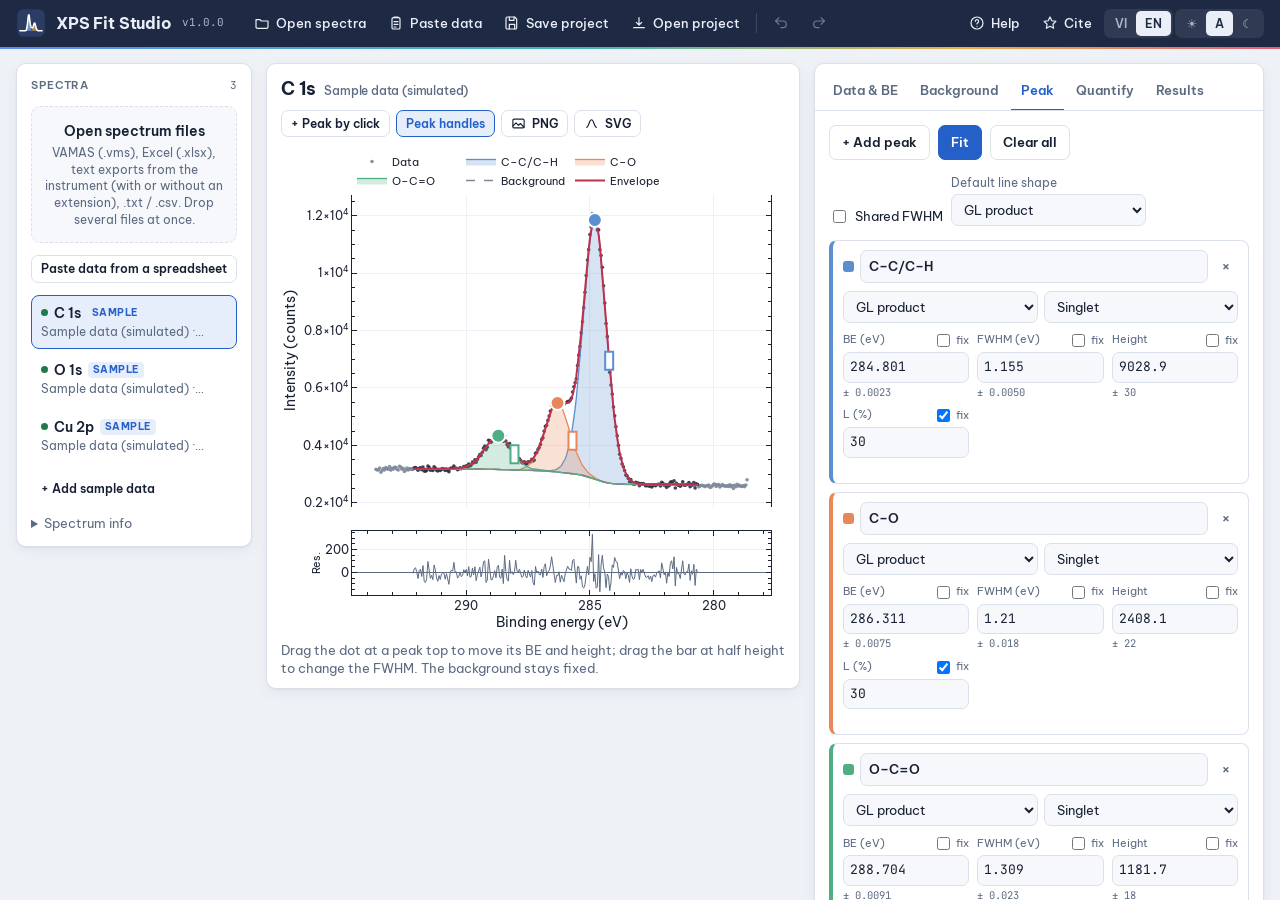
<file: index.html>
<!doctype html>
<html lang="vi">
<head>
<meta charset="utf-8">
<meta http-equiv="refresh" content="0; url=xpsfit/docs/">
<title>XPS Fit Studio</title>
</head>
<body>
<p>Đang chuyển tới <a href="xpsfit/docs/">XPS Fit Studio</a>…</p>
</body>
</html>
</file>
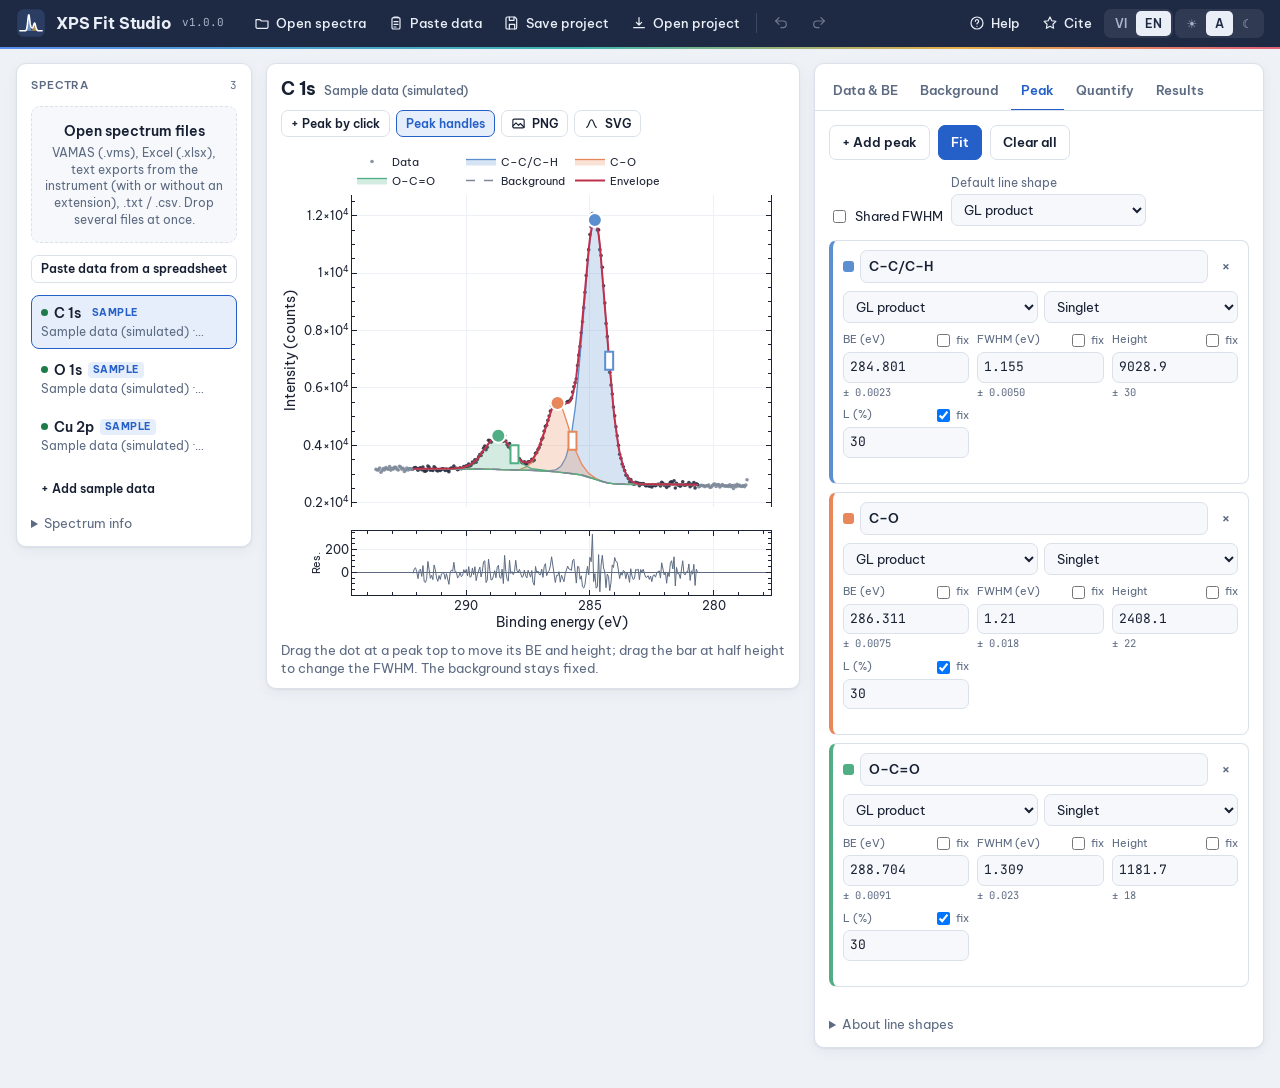
<file: xpsfit/docs/index.html>
<!doctype html>
<html lang="vi">
<head>
<meta charset="utf-8">
<meta name="viewport" content="width=device-width, initial-scale=1, viewport-fit=cover">
<meta name="claude:viewport-fit-sides" content="cover">
<title>XPS Fit Studio</title>
<meta name="description" content="Free, browser-based XPS peak fitting: VAMAS import, BE calibration, Shirley/Tougaard backgrounds, GL and asymmetric line shapes, χ² and uncertainties, RSF quantification, Excel export.">
<meta name="theme-color" content="#1e2a44">
<link rel="manifest" href="manifest.webmanifest">
<link rel="icon" type="image/svg+xml" href="icons/logo.svg">
<link rel="icon" type="image/png" sizes="64x64" href="icons/favicon-64.png">
<link rel="apple-touch-icon" href="icons/apple-touch-icon.png">
<meta property="og:title" content="XPS Fit Studio">
<meta property="og:description" content="Free, browser-based XPS peak fitting: VAMAS import, BE calibration, Shirley/Tougaard backgrounds, GL and asymmetric line shapes, χ² and uncertainties, RSF quantification, Excel export.">
<link rel="stylesheet" href="fonts.css">
<link rel="stylesheet" href="styles.css">
</head>
<body>
<header class="appbar">
  <div class="appbar-in">
    <a class="brand" href="#" aria-label="XPS Fit Studio">
      <svg viewBox="0 0 64 64" aria-hidden="true"><rect x="2.5" y="2.5" width="59" height="59" rx="14" fill="#2b3d63"/><path d="M8.30 48.6 8.30 48.60 L8.89 48.60 L9.49 48.60 L10.08 48.60 L10.67 48.60 L11.26 48.60 L11.86 48.60 L12.45 48.60 L13.04 48.60 L13.63 48.60 L14.23 48.60 L14.82 48.60 L15.41 48.60 L16.00 48.60 L16.59 48.60 L17.19 48.60 L17.78 48.60 L18.37 48.60 L18.97 48.60 L19.56 48.60 L20.15 48.60 L20.74 48.60 L21.34 48.60 L21.93 48.60 L22.52 48.60 L23.11 48.60 L23.71 48.60 L24.30 48.60 L24.89 48.60 L25.48 48.60 L26.08 48.60 L26.67 48.60 L27.26 48.60 L27.85 48.60 L28.45 48.60 L29.04 48.60 L29.63 48.60 L30.22 48.59 L30.82 48.58 L31.41 48.55 L32.00 48.48 L32.59 48.35 L33.19 48.11 L33.78 47.68 L34.37 46.99 L34.96 45.95 L35.56 44.49 L36.15 42.59 L36.74 40.34 L37.33 37.90 L37.93 35.55 L38.52 33.61 L39.11 32.39 L39.70 32.10 L40.30 32.78 L40.89 34.32 L41.48 36.46 L42.07 38.88 L42.67 41.28 L43.26 43.40 L43.85 45.13 L44.44 46.41 L45.04 47.31 L45.63 47.88 L46.22 48.22 L46.81 48.41 L47.41 48.51 L48.00 48.56 L48.59 48.58 L49.18 48.59 L49.78 48.60 L50.37 48.60 L50.96 48.60 L51.55 48.60 L52.15 48.60 L52.74 48.60 L53.33 48.60 L53.92 48.60 L54.52 48.60 L55.11 48.60 L55.70 48.60 L55.70 48.6 Z" fill="#e6b04a" opacity=".7"/><path d="M8.30 48.6 8.30 48.60 L8.89 48.60 L9.49 48.60 L10.08 48.60 L10.67 48.60 L11.26 48.60 L11.86 48.60 L12.45 48.60 L13.04 48.60 L13.63 48.60 L14.23 48.60 L14.82 48.60 L15.41 48.60 L16.00 48.60 L16.59 48.60 L17.19 48.60 L17.78 48.60 L18.37 48.59 L18.97 48.57 L19.56 48.52 L20.15 48.40 L20.74 48.15 L21.34 47.65 L21.93 46.72 L22.52 45.15 L23.11 42.69 L23.71 39.19 L24.30 34.65 L24.89 29.34 L25.48 23.86 L26.08 19.01 L26.67 15.65 L27.26 14.45 L27.85 15.65 L28.45 19.01 L29.04 23.86 L29.63 29.34 L30.22 34.65 L30.82 39.19 L31.41 42.69 L32.00 45.15 L32.59 46.72 L33.19 47.65 L33.78 48.15 L34.37 48.40 L34.96 48.52 L35.56 48.57 L36.15 48.59 L36.74 48.60 L37.33 48.60 L37.93 48.60 L38.52 48.60 L39.11 48.60 L39.70 48.60 L40.30 48.60 L40.89 48.60 L41.48 48.60 L42.07 48.60 L42.67 48.60 L43.26 48.60 L43.85 48.60 L44.44 48.60 L45.04 48.60 L45.63 48.60 L46.22 48.60 L46.81 48.60 L47.41 48.60 L48.00 48.60 L48.59 48.60 L49.18 48.60 L49.78 48.60 L50.37 48.60 L50.96 48.60 L51.55 48.60 L52.15 48.60 L52.74 48.60 L53.33 48.60 L53.92 48.60 L54.52 48.60 L55.11 48.60 L55.70 48.60 L55.70 48.6 Z" fill="#7fb0ea" opacity=".75"/><path d="M8.30 48.60 L8.89 48.60 L9.49 48.60 L10.08 48.60 L10.67 48.60 L11.26 48.60 L11.86 48.60 L12.45 48.60 L13.04 48.60 L13.63 48.60 L14.23 48.60 L14.82 48.60 L15.41 48.60 L16.00 48.60 L16.59 48.60 L17.19 48.60 L17.78 48.60 L18.37 48.59 L18.97 48.57 L19.56 48.52 L20.15 48.40 L20.74 48.15 L21.34 47.65 L21.93 46.72 L22.52 45.15 L23.11 42.69 L23.71 39.19 L24.30 34.65 L24.89 29.34 L25.48 23.85 L26.08 18.99 L26.67 15.61 L27.26 14.35 L27.85 15.43 L28.45 18.56 L29.04 23.02 L29.63 27.92 L30.22 32.44 L30.82 36.03 L31.41 38.53 L32.00 40.10 L32.59 41.05 L33.19 41.68 L33.78 42.17 L34.37 42.50 L34.96 42.53 L35.56 42.08 L36.15 41.03 L36.74 39.40 L37.33 37.38 L37.93 35.29 L38.52 33.49 L39.11 32.34 L39.70 32.08 L40.30 32.77 L40.89 34.31 L41.48 36.46 L42.07 38.88 L42.67 41.28 L43.26 43.40 L43.85 45.13 L44.44 46.41 L45.04 47.31 L45.63 47.88 L46.22 48.22 L46.81 48.41 L47.41 48.51 L48.00 48.56 L48.59 48.58 L49.18 48.59 L49.78 48.60 L50.37 48.60 L50.96 48.60 L51.55 48.60 L52.15 48.60 L52.74 48.60 L53.33 48.60 L53.92 48.60 L54.52 48.60 L55.11 48.60 L55.70 48.60" fill="none" stroke="#fff" stroke-width="3.3" stroke-linecap="round" stroke-linejoin="round"/></svg>
      <b>XPS Fit Studio</b><small id="ver">v1.0.0</small>
    </a>
    <nav class="barbtns" aria-label="Tệp">
      <button class="bbtn" id="mOpen" title="Mở file phổ (.vms, .txt, .csv)"><svg viewBox="0 0 24 24"><path d="M3 7h6l2 2h10v9a2 2 0 0 1-2 2H5a2 2 0 0 1-2-2z"/></svg><span>Mở phổ</span></button>
      <button class="bbtn" id="mPaste" title="Dán số liệu từ Excel hoặc file khác"><svg viewBox="0 0 24 24"><rect x="6" y="4" width="12" height="17" rx="2"/><path d="M9 4V3h6v1M9 10h6M9 14h6M9 18h3"/></svg><span>Dán số liệu</span></button>
      <button class="bbtn" id="mSave" title="Lưu project (Ctrl/⌘ S)"><svg viewBox="0 0 24 24"><path d="M5 3h11l3 3v13a2 2 0 0 1-2 2H5a2 2 0 0 1-2-2V5a2 2 0 0 1 2-2z"/><path d="M8 3v5h7V3M8 21v-7h8v7"/></svg><span>Lưu project</span></button>
      <button class="bbtn" id="mLoad" title="Mở project (.xpsfit.json)"><svg viewBox="0 0 24 24"><path d="M12 4v11m0 0-4-4m4 4 4-4M4 19h16"/></svg><span>Mở project</span></button>
      <span class="sep"></span>
      <button class="bbtn" id="mUndo" title="Hoàn tác (Ctrl/⌘ Z)"><svg viewBox="0 0 24 24"><path d="M9 14 4 9l5-5"/><path d="M4 9h11a5 5 0 0 1 0 10h-3"/></svg></button>
      <button class="bbtn" id="mRedo" title="Làm lại (Ctrl/⌘ Y)"><svg viewBox="0 0 24 24"><path d="m15 14 5-5-5-5"/><path d="M20 9H9a5 5 0 0 0 0 10h3"/></svg></button>
    </nav>
    <span class="spacer"></span>
    <nav class="barbtns" aria-label="Ứng dụng">
      <button class="bbtn" id="mInstall" hidden title="Cài XPS Fit Studio như một ứng dụng"><svg viewBox="0 0 24 24"><rect x="5" y="3" width="14" height="18" rx="2"/><path d="M12 8v6m-3-3 3 3 3-3"/></svg><span>Cài app</span></button>
      <button class="bbtn" id="mHelp" title="Hướng dẫn, phím tắt, trích dẫn"><svg viewBox="0 0 24 24"><circle cx="12" cy="12" r="9"/><path d="M9.5 9.5a2.5 2.5 0 1 1 3.5 2.3c-.7.3-1 .9-1 1.7M12 17h.01"/></svg><span>Trợ giúp</span></button>
      <button class="bbtn" id="mCite" title="Ủng hộ và trích dẫn"><svg viewBox="0 0 24 24"><path d="m12 3 2.7 5.6 6.1.9-4.4 4.3 1 6.1L12 17l-5.4 2.9 1-6.1L3.2 9.5l6.1-.9z"/></svg><span>Trích dẫn</span></button>
      <span class="seg" role="group" aria-label="Ngôn ngữ"><button id="lVi" aria-pressed="true">VI</button><button id="lEn" aria-pressed="false">EN</button></span>
      <span class="seg" role="group" aria-label="Giao diện"><button id="thL" aria-pressed="false" title="Sáng">☀</button><button id="thA" aria-pressed="true" title="Theo hệ thống">A</button><button id="thD" aria-pressed="false" title="Tối">☾</button></span>
    </nav>
  </div>
</header>

<div class="wrap">
  <aside class="panel side">
    <div class="sidehead"><p class="label">Phổ</p><span class="count num" id="specCount" data-dyn></span></div>
    <label class="drop" id="drop" for="file">
      <strong>Mở file phổ</strong>
      <small>VAMAS (.vms), Excel (.xlsx), file văn bản xuất từ máy đo (kể cả không có đuôi), .txt / .csv. Kéo thả được nhiều file.</small>
    </label>
    <button class="btn sm" id="openPaste">Dán số liệu từ bảng tính</button>
    <input type="file" id="file" multiple hidden>
    <input type="file" id="pasteFile" accept=".xlsx,.xls,.xlsm,.ods,.csv,.txt,.dat,.xy" hidden>
    <input type="file" id="projFile" accept=".json,.xpsfit,application/json" hidden>
    <ul class="speclist" id="speclist" data-dyn></ul>
    <button class="btn sm ghost" id="loadSamples">+ Thêm dữ liệu mẫu</button>
    <details id="metabox"><summary>Thông tin phổ</summary><dl class="meta" id="meta" data-dyn></dl></details>
  </aside>

  <div class="work">
    <section class="panel chartpanel" aria-label="Đồ thị">
      <div class="charthead">
        <h2 id="specTitle" data-dyn>—</h2>
        <div class="tools-row">
          <button class="btn sm" id="btnSelect" title="Kéo ngang trên đồ thị để chọn vùng phân tích">Chọn vùng</button>
          <button class="btn sm" id="btnAnchor2" title="Bấm lên phổ để đặt điểm neo nền">+ Điểm neo</button>
          <button class="btn sm" id="btnAddMode" title="Bấm lên đồ thị để thêm peak tại vị trí đó">+ Peak bằng cú bấm</button>
          <button class="btn sm" id="btnHandles" title="Hiện hoặc ẩn tay kéo trên từng peak">Tay kéo peak</button>
          <button class="btn sm" id="figPng" title="Xuất hình PNG 600 dpi, nền trắng"><svg viewBox="0 0 24 24"><rect x="3" y="5" width="18" height="14" rx="2"/><path d="m3 16 5-5 4 4 3-3 6 6"/></svg>PNG</button>
          <button class="btn sm" id="figSvg" title="Xuất hình vector SVG"><svg viewBox="0 0 24 24"><path d="M4 18c4 0 4-12 8-12s4 12 8 12"/></svg>SVG</button>
        </div>
      </div>
      <div id="chart"></div>
      <div class="hint" id="chartHint" data-dyn></div>
    </section>

    <section class="panel toolsp" aria-label="Công cụ">
      <div class="tabs" role="tablist" aria-label="Chức năng">
        <button class="tab" role="tab" id="tab-calib" aria-controls="pane-calib">Dữ liệu &amp; BE</button>
        <button class="tab" role="tab" id="tab-bg" aria-controls="pane-bg">Nền</button>
        <button class="tab" role="tab" id="tab-peaks" aria-controls="pane-peaks">Peak</button>
        <button class="tab" role="tab" id="tab-quant" aria-controls="pane-quant">Định lượng</button>
        <button class="tab" role="tab" id="tab-results" aria-controls="pane-results">Kết quả</button>
      </div>

      <section class="pane" role="tabpanel" id="pane-calib" aria-labelledby="tab-calib">
        <div class="group">
          <h4>Phổ đang chọn</h4>
          <div class="row">
            <div class="field"><label for="sName">Tên phổ (mức lõi)</label><input type="text" id="sName"></div>
            <div class="field"><label for="sHv">hν (eV)</label><input type="number" id="sHv" step="0.1"></div>
          </div>
          <div class="row">
            <div class="field"><label for="sUnit">Đơn vị cường độ</label>
              <select id="sUnit"><option value="counts">counts (số đếm)</option><option value="cps">counts/s (cps)</option><option value="au">a.u. (không rõ)</option></select></div>
            <div class="field"><label for="sAcq">Thời gian thu mỗi điểm (s)</label><input type="number" id="sAcq" step="0.01" min="0"></div>
          </div>
          <div class="hint">Thời gian thu = dwell × số lần quét. Dùng để tính χ² theo thống kê Poisson và quy về cps khi định lượng.</div>
        </div>
        <div class="group">
          <h4>Hiệu chỉnh năng lượng liên kết</h4>
          <div class="row">
            <div class="field"><label for="shift">Dịch BE (eV)</label><input type="number" id="shift" step="0.05"></div>
            <button class="btn" id="shiftAll">Áp dụng cho mọi phổ</button>
          </div>
          <div class="row">
            <div class="field"><label for="cLine">Mức chuẩn</label><input type="text" id="cLine" value="C 1s" style="width:90px"></div>
            <div class="field"><label for="cMeas">Đỉnh đo được (eV)</label><input type="number" id="cMeas" step="0.01" placeholder="285.20"></div>
            <div class="field"><label for="cRef">Giá trị chuẩn (eV)</label><input type="number" id="cRef" step="0.01" value="284.8"></div>
          </div>
          <div class="row">
            <button class="btn" id="fromPeak">Lấy từ peak 1</button>
            <button class="btn primary" id="calib">Tính độ dịch</button>
          </div>
          <div class="hint">Độ dịch = chuẩn − đo được. Thường dùng C 1s của carbon bám bẩn = 284.8 eV; nên ghi rõ mốc này trong bài báo.</div>
        </div>
      </section>

      <section class="pane" role="tabpanel" id="pane-bg" aria-labelledby="tab-bg" hidden>
        <div class="group">
          <div class="row">
            <div class="field"><label for="rLo">BE thấp (eV)</label><input type="number" id="rLo" step="0.1"></div>
            <div class="field"><label for="rHi">BE cao (eV)</label><input type="number" id="rHi" step="0.1"></div>
          </div>
          <div class="row">
            <div class="field"><label for="bgType">Kiểu nền</label>
              <select id="bgType"><option value="shirley">Shirley</option><option value="smart">Smart (Shirley ≤ dữ liệu)</option><option value="tougaard">Tougaard U2</option><option value="linear">Tuyến tính</option><option value="none">Không trừ nền</option></select></div>
            <div class="field"><label for="bgAvg">Số điểm trung bình ở mút</label><input type="number" id="bgAvg" min="1" max="30" step="1"></div>
          </div>
        </div>
        <div class="group">
          <h4>Điểm neo nền</h4>
          <div class="row">
            <button class="btn" id="btnAnchor">Đặt điểm neo</button>
            <button class="btn" id="autoLevels">Mức nền tự động</button>
            <button class="btn" id="clearAnchors">Xoá điểm neo</button>
          </div>
          <div class="anchors" id="anchorList" data-dyn></div>
          <div class="hint">Kéo các vòng tròn trên đồ thị: lên/xuống đổi mức nền, kéo điểm mút sang ngang đổi vùng. Vòng tô đặc là mức đặt tay. Với Cu 2p, Ni 2p, Co 2p, đặt một điểm neo ở thung lũng giữa vệ tinh của 2p3/2 và peak 2p1/2.</div>
        </div>
        <details><summary>Chọn kiểu nền nào?</summary>
          <p class="hint">Shirley: nền tại mỗi điểm tỉ lệ với diện tích peak phía BE thấp hơn, lặp đến khi hội tụ; dùng phổ biến nhất. Smart: Shirley không cho nền vượt dữ liệu đã làm trơn. Tougaard U2: theo tiết diện tán xạ không đàn hồi phổ quát, cần vùng rộng (30–50 eV phía BE cao). Tuyến tính: cho peak hẹp, nền phẳng.</p>
        </details>
      </section>

      <section class="pane" role="tabpanel" id="pane-peaks" aria-labelledby="tab-peaks" hidden>
        <div class="row">
          <button class="btn" id="addPeak">+ Thêm peak</button>
          <button class="btn primary" id="doFit" title="Ctrl/⌘ Enter">Khớp phổ</button>
          <button class="btn" id="clearPeaks">Xoá hết</button>
        </div>
        <div class="row">
          <label class="chk"><input type="checkbox" id="shareFwhm"> Dùng chung FWHM</label>
          <div class="field"><label for="defShape">Dạng peak mặc định</label>
            <select id="defShape"><option value="gl">GL dạng tích</option><option value="sgl">GL dạng tổng (pseudo-Voigt)</option><option value="la">LA bất đối xứng (kim loại)</option></select></div>
        </div>
        <div class="plist" id="peaks" data-dyn></div>
        <div id="fitMsg" data-dyn></div>
        <details><summary>Về dạng peak</summary>
          <p class="hint">GL dạng tích: exp(−4 ln2 (1−m) t²) / (1 + 4 m t²), ký hiệu GL(100m); GL(30) là lựa chọn thường gặp. GL dạng tổng: (1−m)·Gauss + m·Lorentz. LA(α, β, G): Lorentz bất đối xứng mũ α phía BE cao, β phía BE thấp, chập với Gauss có FWHM G; dùng cho mức lõi kim loại (Cu⁰, Ni⁰, Pt⁰, Pd⁰) và carbon sp². α nhỏ thì đuôi dài. Cột "FWHM" là tham số độ rộng; FWHM đo thực trên đường peak nằm ở tab Kết quả.</p>
        </details>
      </section>

      <section class="pane" role="tabpanel" id="pane-quant" aria-labelledby="tab-quant" hidden>
        <div class="tablewrap"><table class="res" id="quantTable" data-dyn></table></div>
        <div class="row">
          <div class="field"><label for="imfp">Hiệu chỉnh IMFP</label>
            <select id="imfp"><option value="0">Không (chỉ chia RSF)</option><option value="0.6">÷ KE^0.6</option><option value="0.7">÷ KE^0.7</option></select></div>
          <div class="field"><label for="rsfSrc">Nguồn RSF (ghi vào Methods)</label><input type="text" id="rsfSrc" style="width:220px" placeholder="Scofield (Al Kα)"></div>
        </div>
        <div id="quantNote" data-dyn></div>
        <div class="tablewrap"><table class="res" id="quantComps" data-dyn></table></div>
        <div class="note">% nguyên tử = (I/RSF) / Σ(I/RSF), với I là diện tích sau trừ nền tính theo cps. RSF có sẵn là tiết diện Scofield (Al Kα, C 1s = 1), chỉ để tham khảo. Hãy dùng RSF trong thư viện của máy đo, vì RSF phụ thuộc hàm truyền và hình học của từng máy.</div>
      </section>

      <section class="pane" role="tabpanel" id="pane-results" aria-labelledby="tab-results" hidden>
        <div class="stats" id="stats" data-dyn></div>
        <div class="tablewrap"><table class="res" id="resTable" data-dyn></table></div>
        <div class="group">
          <h4>Xuất kết quả</h4>
          <div class="row">
            <div class="field"><label for="expFmt">Định dạng</label>
              <select id="expFmt"><option value="sciplot">SciPlot Studio (.sciplot.json)</option><option value="xlsx">Excel (.xlsx)</option><option value="csv">CSV (.csv)</option></select></div>
            <div class="field"><label for="expScope">Phổ</label>
              <select id="expScope"><option value="one">Phổ đang chọn</option><option value="all">Tất cả phổ</option></select></div>
            <button class="btn primary" id="doExport">Xuất file</button>
          </div>
          <div class="hint" id="expHint" data-dyn></div>
          <div class="row"><button class="btn sm" id="copyTsv">Sao chép bảng dữ liệu</button><a class="btn sm" id="openSciplot" href="https://lephong2810.github.io/SciPlotStudio/" target="_blank" rel="noopener">Mở SciPlot Studio ↗</a></div>
        </div>
        <div class="group">
          <h4>Đoạn Methods (tiếng Anh) cho bài báo</h4>
          <textarea id="methods" class="methods" readonly data-dyn></textarea>
          <div class="row"><button class="btn" id="copyMethods">Sao chép đoạn Methods</button><label class="chk"><input type="checkbox" id="methodsAll" checked> Gồm mọi phổ đã khớp</label></div>
        </div>
        <details><summary>Cách tính χ² và sai số</summary>
          <p class="hint">χ² = Σ (y_đo − y_khớp)² / σ², σ² = số đếm (Poisson), trên mọi điểm trong vùng phân tích; χ² rút gọn = χ² / (N − p). Giá trị gần 1 nghĩa là phần dư cỡ nhiễu thống kê; 1–2 là tốt, 2–5 chấp nhận được với phổ phức tạp. Sai số (±1σ) lấy từ ma trận hiệp phương sai (JᵀWJ)⁻¹ nhân χ² rút gọn; nền giữ cố định nên sai số không gồm ảnh hưởng của cách chọn nền. Sai số chỉ hiện khi thông số chưa bị chỉnh sau lần khớp gần nhất.</p>
        </details>
      </section>
    </section>
  </div>
</div>

<dialog id="dlgHelp" aria-labelledby="hTitle">
  <div class="dhead"><h3 id="hTitle">Hướng dẫn nhanh</h3><button class="x" data-close aria-label="Đóng">×</button></div>
  <div class="dbody">
    <div>
      <h4>Quy trình</h4>
      <ol>
        <li>Mở file phổ (.vms hoặc file văn bản xuất từ máy đo) bằng nút Mở phổ hoặc kéo thả vào cột bên trái.</li>
        <li>Tab Dữ liệu &amp; BE: kiểm tra đơn vị cường độ, hiệu chỉnh BE theo C 1s, rồi bấm Áp dụng cho mọi phổ.</li>
        <li>Tab Nền: chọn vùng, kiểu nền, đặt và kéo điểm neo khi cần.</li>
        <li>Tab Peak: thêm peak (nút hoặc bấm lên phổ), chọn dạng peak, doublet, khoá thông số, rồi bấm Khớp phổ. Kéo tay kéo trên đồ thị để tinh chỉnh.</li>
        <li>Tab Định lượng: chọn RSF cho từng vùng để có % nguyên tử.</li>
        <li>Tab Kết quả: xem χ², sai số, xuất Excel, xuất hình và chép đoạn Methods.</li>
      </ol>
    </div>
    <div>
      <h4>Phím tắt</h4>
      <div class="keys">
        <span><kbd>Ctrl/⌘</kbd> <kbd>Z</kbd> · <kbd>Y</kbd></span><span>Hoàn tác · làm lại</span>
        <span><kbd>Ctrl/⌘</kbd> <kbd>S</kbd> · <kbd>O</kbd></span><span>Lưu · mở project (.xpsfit.json)</span>
        <span><kbd>Ctrl/⌘</kbd> <kbd>Enter</kbd></span><span>Khớp phổ</span>
        <span><kbd>1</kbd>–<kbd>5</kbd></span><span>Chuyển tab</span>
      </div>
    </div>
    <div>
      <h4>Dữ liệu của bạn</h4>
      <p>Mọi tính toán chạy ngay trong trình duyệt. File phổ không được tải lên đâu cả. Phiên làm việc gần nhất được lưu tạm trong trình duyệt; dùng Lưu project để giữ lâu dài.</p>
    </div>
    <div>
      <h4>Giới thiệu</h4>
      <p id="aboutLine" data-dyn></p>
      <p>Phát triển bởi TS. Lê Hoài Phong, Khoa Hóa học, Trường Đại học Khoa học Tự nhiên, ĐHQG-HCM. Phát hành theo giấy phép MIT. Dùng Plotly.js (MIT) và SheetJS Community Edition (Apache-2.0). XPS Fit Studio là dự án độc lập, không liên kết với hãng thiết bị hay phần mềm nào; mọi nhãn hiệu thuộc về chủ sở hữu.</p>
    </div>
  </div>
</dialog>

<dialog id="dlgPaste" class="wide" aria-labelledby="pTitle">
  <div class="dhead"><h3 id="pTitle">Dán số liệu từ bảng tính</h3><button class="x" data-close aria-label="Đóng">×</button></div>
  <div class="dbody">
    <p class="hint">Chép các ô trong Excel hoặc file khác (Ctrl/⌘ C) rồi dán vào ô dưới đây (Ctrl/⌘ V). Số liệu xếp theo cột hay theo hàng đều được; có thể dán cả dòng tiêu đề.</p>
    <textarea id="pasteText" class="pastebox" rows="6" spellcheck="false" placeholder="Dán vào đây, ví dụ:&#10;Binding energy (eV)&#9;Intensity&#10;295.0&#9;3120&#10;294.9&#9;3135"></textarea>
    <div class="row">
      <button class="btn sm" id="pasteOpenFile">Mở file Excel / CSV vào bảng</button>
      <button class="btn sm" id="pasteFlip">Đổi hàng ↔ cột</button>
      <button class="btn sm ghost" id="pasteClear">Xoá</button>
      <span class="hint" id="pasteInfo" data-dyn></span>
    </div>
    <div class="row">
      <div class="field"><label for="pName">Tên phổ (mức lõi)</label><input type="text" id="pName" placeholder="C 1s"></div>
      <div class="field"><label for="pUnit">Đơn vị cường độ</label>
        <select id="pUnit"><option value="">Tự nhận theo tiêu đề</option><option value="counts">counts (số đếm)</option><option value="cps">counts/s (cps)</option><option value="au">a.u. (không rõ)</option></select></div>
      <div class="field"><label for="pAcq">Thời gian thu mỗi điểm (s)</label><input type="number" id="pAcq" step="0.01" min="0"></div>
      <div class="field"><label for="pHv">hν (eV)</label><input type="number" id="pHv" step="0.1" value="1486.6"></div>
    </div>
    <div class="tablewrap"><table class="res pgridt" id="pasteGrid" data-dyn></table></div>
    <div id="pastePlot" class="pasteplot"></div>
    <div class="row dactions">
      <button class="btn" data-close>Huỷ</button>
      <button class="btn primary" id="pasteAdd" disabled>Thêm vào danh sách phổ</button>
    </div>
  </div>
</dialog>

<dialog id="dlgCite" aria-labelledby="cTitle">
  <div class="dhead"><h3 id="cTitle">Ủng hộ và trích dẫn</h3><button class="x" data-close aria-label="Đóng">×</button></div>
  <div class="dbody">
    <p>XPS Fit Studio miễn phí cho mọi người. Nếu phần mềm có ích, xin hãy:</p>
    <ul>
      <li>Gắn ⭐ cho repo trên GitHub để nhiều nhà nghiên cứu biết đến công cụ.</li>
      <li>Ghi nhận XPS Fit Studio trong bài báo, luận văn và báo cáo bằng một trong các câu dưới đây.</li>
    </ul>
    <p><a class="btn primary" id="starLink" href="https://github.com/lephong2810/XPSFitStudio" target="_blank" rel="noopener">⭐ Star trên GitHub</a></p>
    <div id="citeList" data-dyn></div>
  </div>
</dialog>

<div class="toast" id="toast" hidden data-dyn></div>

<script src="vendor/plotly-2.27.0.min.js"></script>
<script src="vendor/xlsx-0.18.5.full.min.js"></script>
<script src="i18n.js"></script>
<script src="core.js"></script>
<script src="app.js"></script>
</body>
</html>
</file>
<file: xpsfit/docs/fonts.css>
/* Be Vietnam Pro and JetBrains Mono, SIL Open Font License 1.1 (see THIRD_PARTY_NOTICES.md) */
@font-face{font-family:'Be Vietnam Pro';font-style:normal;font-display:swap;font-weight:400;src:url(fonts/be-vietnam-pro-vietnamese-400-normal.woff2) format('woff2');unicode-range:U+0102-0103,U+0110-0111,U+0128-0129,U+0168-0169,U+01A0-01A1,U+01AF-01B0,U+0300-0301,U+0303-0304,U+0308-0309,U+0323,U+0329,U+1EA0-1EF9,U+20AB}
@font-face{font-family:'Be Vietnam Pro';font-style:normal;font-display:swap;font-weight:400;src:url(fonts/be-vietnam-pro-latin-ext-400-normal.woff2) format('woff2');unicode-range:U+0100-02AF,U+0304,U+0308,U+0329,U+1E00-1E9F,U+1EF2-1EFF,U+2020,U+20A0-20AB,U+20AD-20CF,U+2113,U+2C60-2C7F,U+A720-A7FF}
@font-face{font-family:'Be Vietnam Pro';font-style:normal;font-display:swap;font-weight:400;src:url(fonts/be-vietnam-pro-latin-400-normal.woff2) format('woff2');unicode-range:U+0000-00FF,U+0131,U+0152-0153,U+02BB-02BC,U+02C6,U+02DA,U+02DC,U+0304,U+0308,U+0329,U+2000-206F,U+2074,U+20AC,U+2122,U+2191,U+2193,U+2212,U+2215,U+FEFF,U+FFFD}
@font-face{font-family:'Be Vietnam Pro';font-style:normal;font-display:swap;font-weight:500;src:url(fonts/be-vietnam-pro-vietnamese-500-normal.woff2) format('woff2');unicode-range:U+0102-0103,U+0110-0111,U+0128-0129,U+0168-0169,U+01A0-01A1,U+01AF-01B0,U+0300-0301,U+0303-0304,U+0308-0309,U+0323,U+0329,U+1EA0-1EF9,U+20AB}
@font-face{font-family:'Be Vietnam Pro';font-style:normal;font-display:swap;font-weight:500;src:url(fonts/be-vietnam-pro-latin-ext-500-normal.woff2) format('woff2');unicode-range:U+0100-02AF,U+0304,U+0308,U+0329,U+1E00-1E9F,U+1EF2-1EFF,U+2020,U+20A0-20AB,U+20AD-20CF,U+2113,U+2C60-2C7F,U+A720-A7FF}
@font-face{font-family:'Be Vietnam Pro';font-style:normal;font-display:swap;font-weight:500;src:url(fonts/be-vietnam-pro-latin-500-normal.woff2) format('woff2');unicode-range:U+0000-00FF,U+0131,U+0152-0153,U+02BB-02BC,U+02C6,U+02DA,U+02DC,U+0304,U+0308,U+0329,U+2000-206F,U+2074,U+20AC,U+2122,U+2191,U+2193,U+2212,U+2215,U+FEFF,U+FFFD}
@font-face{font-family:'Be Vietnam Pro';font-style:normal;font-display:swap;font-weight:600;src:url(fonts/be-vietnam-pro-vietnamese-600-normal.woff2) format('woff2');unicode-range:U+0102-0103,U+0110-0111,U+0128-0129,U+0168-0169,U+01A0-01A1,U+01AF-01B0,U+0300-0301,U+0303-0304,U+0308-0309,U+0323,U+0329,U+1EA0-1EF9,U+20AB}
@font-face{font-family:'Be Vietnam Pro';font-style:normal;font-display:swap;font-weight:600;src:url(fonts/be-vietnam-pro-latin-ext-600-normal.woff2) format('woff2');unicode-range:U+0100-02AF,U+0304,U+0308,U+0329,U+1E00-1E9F,U+1EF2-1EFF,U+2020,U+20A0-20AB,U+20AD-20CF,U+2113,U+2C60-2C7F,U+A720-A7FF}
@font-face{font-family:'Be Vietnam Pro';font-style:normal;font-display:swap;font-weight:600;src:url(fonts/be-vietnam-pro-latin-600-normal.woff2) format('woff2');unicode-range:U+0000-00FF,U+0131,U+0152-0153,U+02BB-02BC,U+02C6,U+02DA,U+02DC,U+0304,U+0308,U+0329,U+2000-206F,U+2074,U+20AC,U+2122,U+2191,U+2193,U+2212,U+2215,U+FEFF,U+FFFD}
@font-face{font-family:'Be Vietnam Pro';font-style:normal;font-display:swap;font-weight:700;src:url(fonts/be-vietnam-pro-vietnamese-700-normal.woff2) format('woff2');unicode-range:U+0102-0103,U+0110-0111,U+0128-0129,U+0168-0169,U+01A0-01A1,U+01AF-01B0,U+0300-0301,U+0303-0304,U+0308-0309,U+0323,U+0329,U+1EA0-1EF9,U+20AB}
@font-face{font-family:'Be Vietnam Pro';font-style:normal;font-display:swap;font-weight:700;src:url(fonts/be-vietnam-pro-latin-ext-700-normal.woff2) format('woff2');unicode-range:U+0100-02AF,U+0304,U+0308,U+0329,U+1E00-1E9F,U+1EF2-1EFF,U+2020,U+20A0-20AB,U+20AD-20CF,U+2113,U+2C60-2C7F,U+A720-A7FF}
@font-face{font-family:'Be Vietnam Pro';font-style:normal;font-display:swap;font-weight:700;src:url(fonts/be-vietnam-pro-latin-700-normal.woff2) format('woff2');unicode-range:U+0000-00FF,U+0131,U+0152-0153,U+02BB-02BC,U+02C6,U+02DA,U+02DC,U+0304,U+0308,U+0329,U+2000-206F,U+2074,U+20AC,U+2122,U+2191,U+2193,U+2212,U+2215,U+FEFF,U+FFFD}
@font-face{font-family:'JetBrains Mono';font-style:normal;font-display:swap;font-weight:400;src:url(fonts/jetbrains-mono-vietnamese-400-normal.woff2) format('woff2');unicode-range:U+0102-0103,U+0110-0111,U+0128-0129,U+0168-0169,U+01A0-01A1,U+01AF-01B0,U+0300-0301,U+0303-0304,U+0308-0309,U+0323,U+0329,U+1EA0-1EF9,U+20AB}
@font-face{font-family:'JetBrains Mono';font-style:normal;font-display:swap;font-weight:400;src:url(fonts/jetbrains-mono-latin-ext-400-normal.woff2) format('woff2');unicode-range:U+0100-02AF,U+0304,U+0308,U+0329,U+1E00-1E9F,U+1EF2-1EFF,U+2020,U+20A0-20AB,U+20AD-20CF,U+2113,U+2C60-2C7F,U+A720-A7FF}
@font-face{font-family:'JetBrains Mono';font-style:normal;font-display:swap;font-weight:400;src:url(fonts/jetbrains-mono-latin-400-normal.woff2) format('woff2');unicode-range:U+0000-00FF,U+0131,U+0152-0153,U+02BB-02BC,U+02C6,U+02DA,U+02DC,U+0304,U+0308,U+0329,U+2000-206F,U+2074,U+20AC,U+2122,U+2191,U+2193,U+2212,U+2215,U+FEFF,U+FFFD}
@font-face{font-family:'JetBrains Mono';font-style:normal;font-display:swap;font-weight:500;src:url(fonts/jetbrains-mono-vietnamese-500-normal.woff2) format('woff2');unicode-range:U+0102-0103,U+0110-0111,U+0128-0129,U+0168-0169,U+01A0-01A1,U+01AF-01B0,U+0300-0301,U+0303-0304,U+0308-0309,U+0323,U+0329,U+1EA0-1EF9,U+20AB}
@font-face{font-family:'JetBrains Mono';font-style:normal;font-display:swap;font-weight:500;src:url(fonts/jetbrains-mono-latin-ext-500-normal.woff2) format('woff2');unicode-range:U+0100-02AF,U+0304,U+0308,U+0329,U+1E00-1E9F,U+1EF2-1EFF,U+2020,U+20A0-20AB,U+20AD-20CF,U+2113,U+2C60-2C7F,U+A720-A7FF}
@font-face{font-family:'JetBrains Mono';font-style:normal;font-display:swap;font-weight:500;src:url(fonts/jetbrains-mono-latin-500-normal.woff2) format('woff2');unicode-range:U+0000-00FF,U+0131,U+0152-0153,U+02BB-02BC,U+02C6,U+02DA,U+02DC,U+0304,U+0308,U+0329,U+2000-206F,U+2074,U+20AC,U+2122,U+2191,U+2193,U+2212,U+2215,U+FEFF,U+FFFD}
</file>
<file: xpsfit/docs/styles.css>
/* XPS Fit Studio — layout: app bar · spectra rail · sticky spectrum bench · tabbed tool panel */
:root {
  --bg: #eef1f6;
  --panel: #ffffff;
  --panel-2: #f6f8fb;
  --ink: #172033;
  --muted: #5d6b82;
  --line: #dbe1ea;
  --bar: #1e2a44;
  --bar-ink: #e9eef7;
  --bar-muted: #a9b5ca;
  --accent: #2560c8;
  --accent-ink: #ffffff;
  --accent-soft: #e6eefb;
  --good: #1f7a4a;
  --warn: #a8610a;
  --bad: #b3261e;
  --plot-bg: #ffffff;
  --plot-ink: #1b2233;
  --plot-grid: #edf0f5;
  --data: #263044;
  --bgline: #7d8899;
  --env: #c0304a;
  --shadow: 0 1px 2px rgba(23, 32, 51, .06), 0 4px 14px rgba(23, 32, 51, .05);
  --f-ui: "Be Vietnam Pro", "Segoe UI", system-ui, -apple-system, sans-serif;
  --f-num: "JetBrains Mono", ui-monospace, "SF Mono", Consolas, monospace;
  --r: 10px;
}
@media (prefers-color-scheme: dark) {
  :root:not([data-theme="light"]) {
    --bg: #0e1420; --panel: #161e2d; --panel-2: #1b2435; --ink: #e3e8f1; --muted: #93a0b5; --line: #273248;
    --bar: #0a101b; --bar-ink: #e3e8f1; --bar-muted: #8592a8;
    --accent: #6fa3f3; --accent-ink: #0b1424; --accent-soft: #1c2c47;
    --good: #6fcf97; --warn: #e6a756; --bad: #f08a80;
    --plot-bg: #161e2d; --plot-ink: #dfe5ef; --plot-grid: #222c3f; --data: #e3e8f1; --bgline: #8a96aa; --env: #f0708a;
    --shadow: 0 1px 2px rgba(0, 0, 0, .3); color-scheme: dark;
  }
}
:root[data-theme="dark"] {
  --bg: #0e1420; --panel: #161e2d; --panel-2: #1b2435; --ink: #e3e8f1; --muted: #93a0b5; --line: #273248;
  --bar: #0a101b; --bar-ink: #e3e8f1; --bar-muted: #8592a8;
  --accent: #6fa3f3; --accent-ink: #0b1424; --accent-soft: #1c2c47;
  --good: #6fcf97; --warn: #e6a756; --bad: #f08a80;
  --plot-bg: #161e2d; --plot-ink: #dfe5ef; --plot-grid: #222c3f; --data: #e3e8f1; --bgline: #8a96aa; --env: #f0708a;
  --shadow: 0 1px 2px rgba(0, 0, 0, .3); color-scheme: dark;
}

* { box-sizing: border-box; }
[hidden] { display: none !important; }
html, body { min-height: 100%; }
body { margin: 0; background: var(--bg); color: var(--ink); font-family: var(--f-ui); font-size: 14px; line-height: 1.45; }
button, input, select, textarea { font: inherit; color: inherit; }
:focus-visible { outline: 2px solid var(--accent); outline-offset: 2px; }

/* ---------- app bar ---------- */
body::before { content: ""; position: fixed; inset: 0 0 auto; height: env(safe-area-inset-top, 0px); z-index: 30; background: var(--bar); }
.appbar { position: sticky; top: env(safe-area-inset-top, 0px); z-index: 20; background: var(--bar); color: var(--bar-ink); }
.appbar::after { content: ""; display: block; height: 2px; background: linear-gradient(90deg, #5b8def 0%, #3fb6b0 45%, #e6b04a 75%, #e0607a 100%); }
.appbar-in { max-width: 1680px; margin: 0 auto; display: flex; align-items: center; gap: 6px 10px; flex-wrap: wrap;
  padding-block: 8px; padding-left: max(16px, env(safe-area-inset-left, 0px)); padding-right: max(16px, env(safe-area-inset-right, 0px)); }
.brand { display: flex; align-items: center; gap: 10px; margin-right: 10px; text-decoration: none; color: inherit; }
.brand svg { width: 30px; height: 30px; flex: none; }
.brand b { font-size: 16px; font-weight: 700; letter-spacing: -.01em; white-space: nowrap; }
.brand small { font-family: var(--f-num); font-size: 11px; color: var(--bar-muted); }
.barbtns { display: flex; gap: 2px; flex-wrap: wrap; align-items: center; }
.bbtn { display: inline-flex; align-items: center; gap: 6px; background: transparent; border: 0; color: var(--bar-ink); padding: 6px 10px; border-radius: 7px; cursor: pointer; font-size: 13px; font-weight: 500; white-space: nowrap; text-decoration: none; }
.bbtn:hover { background: rgba(255, 255, 255, .09); }
.bbtn svg { width: 16px; height: 16px; stroke: currentColor; fill: none; stroke-width: 1.8; stroke-linecap: round; stroke-linejoin: round; }
.bbtn:disabled { opacity: .4; cursor: default; background: transparent; }
.sep { width: 1px; height: 20px; background: rgba(255, 255, 255, .14); margin: 0 4px; }
.spacer { flex: 1 1 auto; }
.seg { display: inline-flex; background: rgba(255, 255, 255, .08); border-radius: 7px; padding: 2px; }
.seg button { border: 0; background: transparent; color: var(--bar-muted); font-size: 12px; font-weight: 600; padding: 4px 9px; border-radius: 5px; cursor: pointer; }
.seg button[aria-pressed="true"] { background: var(--bar-ink); color: var(--bar); }

/* ---------- layout ---------- */
.wrap { max-width: 1680px; margin: 0 auto; display: grid; grid-template-columns: 236px minmax(0, 1fr); gap: 14px; align-items: start;
  padding-block: 14px 40px; padding-left: max(16px, env(safe-area-inset-left, 0px)); padding-right: max(16px, env(safe-area-inset-right, 0px)); }
.work { display: grid; gap: 14px; min-width: 0; align-items: start; }
@media (min-width: 1280px) {
  .work { grid-template-columns: minmax(0, 1fr) 450px; }
  .chartpanel { position: sticky; top: calc(58px + env(safe-area-inset-top, 0px)); }
}
@media (max-width: 1279px) and (min-height: 780px) and (min-width: 861px) {
  .chartpanel { position: sticky; top: calc(58px + env(safe-area-inset-top, 0px)); z-index: 5; }
  #chart { height: 44vh !important; }
}
@media (max-width: 860px) { .wrap { grid-template-columns: minmax(0, 1fr); } }
.panel { background: var(--panel); border: 1px solid var(--line); border-radius: var(--r); box-shadow: var(--shadow); min-width: 0; }
.pad { padding: 14px; }
.label { font-size: 11px; font-weight: 600; text-transform: uppercase; letter-spacing: .08em; color: var(--muted); margin: 0; }
.hint { font-size: 12.5px; color: var(--muted); }
.hint b { color: var(--ink); font-weight: 600; }
.num { font-family: var(--f-num); font-variant-numeric: tabular-nums; }

/* ---------- side rail ---------- */
.side { display: grid; gap: 12px; padding: 14px; }
.sidehead { display: flex; justify-content: space-between; align-items: center; }
.count { font-family: var(--f-num); font-size: 11px; color: var(--muted); }
.drop { border: 1.5px dashed var(--line); border-radius: 9px; padding: 14px 10px; text-align: center; cursor: pointer; display: grid; gap: 4px; transition: border-color .15s, background .15s; background: var(--panel-2); }
.drop:hover, .drop.over { border-color: var(--accent); background: var(--accent-soft); }
.drop strong { font-weight: 600; }
.drop small { color: var(--muted); font-size: 11.5px; }
.speclist { list-style: none; margin: 0; padding: 0; display: grid; gap: 3px; max-height: 46vh; overflow-y: auto; }
.speclist li { position: relative; }
.speclist .item { width: 100%; text-align: left; background: transparent; border: 1px solid transparent; border-radius: 8px; padding: 7px 30px 7px 9px; cursor: pointer; display: grid; gap: 1px; }
.speclist .item:hover { background: var(--panel-2); }
.speclist .item[aria-current="true"] { border-color: var(--accent); background: var(--accent-soft); }
.speclist .nm { font-weight: 600; display: flex; align-items: center; gap: 6px; }
.speclist .src { font-size: 11.5px; color: var(--muted); overflow: hidden; text-overflow: ellipsis; white-space: nowrap; }
.speclist .del { position: absolute; right: 4px; top: 6px; border: 0; background: transparent; color: var(--muted); cursor: pointer; border-radius: 5px; padding: 2px 6px; font-size: 15px; opacity: 0; }
.speclist li:hover .del, .speclist .del:focus-visible { opacity: 1; }
.speclist .del:hover { color: var(--bad); }
.tag { font-size: 9.5px; font-weight: 700; letter-spacing: .05em; text-transform: uppercase; padding: 1px 5px; border-radius: 4px; background: var(--accent-soft); color: var(--accent); }
.dot { width: 7px; height: 7px; border-radius: 50%; background: var(--line); flex: none; }
.dot.fit { background: var(--good); }
.meta { margin: 8px 0 0; font-size: 12px; display: grid; grid-template-columns: auto minmax(0, 1fr); gap: 2px 10px; }
.meta dt { color: var(--muted); }
.meta dd { margin: 0; font-family: var(--f-num); font-size: 11px; overflow-wrap: anywhere; }
details > summary { cursor: pointer; color: var(--muted); font-size: 12.5px; }

/* ---------- chart ---------- */
.chartpanel { padding: 12px 14px 10px; }
.charthead { display: flex; flex-wrap: wrap; justify-content: space-between; align-items: center; gap: 8px; margin-bottom: 4px; }
.charthead h2 { margin: 0; font-size: 18px; font-weight: 700; letter-spacing: -.01em; }
.charthead h2 small { font-weight: 500; font-size: 12px; color: var(--muted); margin-left: 8px; }
.tools-row { display: flex; gap: 6px; flex-wrap: wrap; align-items: center; }
#chart { width: 100%; height: 500px; }
@media (max-width: 600px) { #chart { height: 380px; } }

/* ---------- buttons & fields ---------- */
.btn { display: inline-flex; align-items: center; gap: 6px; font-weight: 600; font-size: 13px; padding: 7px 12px; border-radius: 7px; border: 1px solid var(--line); background: var(--panel); color: var(--ink); cursor: pointer; white-space: nowrap; }
.btn:hover { border-color: var(--accent); }
.btn.primary { background: var(--accent); color: var(--accent-ink); border-color: var(--accent); }
.btn.primary:hover { filter: brightness(1.07); }
.btn.on { background: var(--accent-soft); border-color: var(--accent); color: var(--accent); }
.btn.sm { padding: 4px 9px; font-size: 12px; }
.btn.ghost { border-color: transparent; background: transparent; }
.btn:disabled { opacity: .5; cursor: default; }
.btn svg { width: 15px; height: 15px; stroke: currentColor; fill: none; stroke-width: 1.8; stroke-linecap: round; stroke-linejoin: round; }
.row { display: flex; flex-wrap: wrap; gap: 8px; align-items: end; }
.field { display: grid; gap: 3px; min-width: 0; }
.field > label, .flabel { font-size: 12px; color: var(--muted); }
input[type=number], input[type=text], select, textarea { font-size: 13px; background: var(--panel-2); border: 1px solid var(--line); border-radius: 7px; padding: 6px 8px; min-width: 0; }
input[type=number] { font-family: var(--f-num); width: 112px; }
input[type=text] { width: 160px; }
textarea { width: 100%; resize: vertical; font-family: var(--f-ui); line-height: 1.5; }
.chk { display: inline-flex; gap: 6px; align-items: center; font-size: 13px; cursor: pointer; }
.toolsp { padding: 6px 14px 14px; }
.tabs { display: flex; gap: 2px; border-bottom: 1px solid var(--line); margin: 0 -14px 14px; padding: 0 8px; overflow-x: auto; scrollbar-width: none; }
.tab { font-weight: 600; font-size: 13px; color: var(--muted); background: none; border: 0; border-bottom: 2px solid transparent; padding: 11px 10px 9px; cursor: pointer; white-space: nowrap; margin-bottom: -1px; }
.tab:hover { color: var(--ink); }
.tab[aria-selected="true"] { color: var(--accent); border-bottom-color: var(--accent); }
.pane { display: grid; grid-template-columns: minmax(0, 1fr); gap: 14px; }
.group { display: grid; gap: 8px; }
.group + .group { border-top: 1px solid var(--line); padding-top: 14px; }
.group h4 { margin: 0; font-size: 13px; font-weight: 700; }

/* ---------- peaks ---------- */
.plist { display: grid; grid-template-columns: minmax(0, 1fr); gap: 8px; }
.pcard { border: 1px solid var(--line); border-left: 4px solid var(--pc); border-radius: 8px; padding: 9px 10px; display: grid; gap: 8px; background: var(--panel); }
.phead { display: flex; gap: 6px; align-items: center; flex-wrap: wrap; }
.phead { flex-wrap: nowrap; }
.phead .pname { flex: 1 1 auto; width: auto; font-weight: 600; font-family: var(--f-ui); }
.phead2 { display: grid; grid-template-columns: 1fr 1fr; gap: 6px; }
.phead2 select { width: 100%; }
.pgrid { display: grid; grid-template-columns: repeat(auto-fill, minmax(118px, 1fr)); gap: 6px 8px; }
.pf { display: grid; gap: 2px; min-width: 0; }
.pfl { display: flex; justify-content: space-between; align-items: center; gap: 4px; font-size: 11px; color: var(--muted); }
.pf input[type=number] { width: 100%; padding: 5px 6px; }
.err { font-family: var(--f-num); font-size: 10.5px; color: var(--muted); min-height: 14px; }
.lock { display: inline-flex; gap: 3px; align-items: center; font-size: 10.5px; color: var(--muted); cursor: pointer; }
.x { background: none; border: 0; color: var(--muted); cursor: pointer; font-size: 17px; line-height: 1; padding: 3px 7px; border-radius: 5px; }
.x:hover { color: var(--bad); background: var(--panel-2); }
.sw { display: inline-block; width: 11px; height: 11px; border-radius: 3px; flex: none; }
.anchors { display: flex; flex-wrap: wrap; gap: 6px; }
.chip { font-family: var(--f-num); font-size: 11.5px; padding: 3px 9px; border-radius: 999px; border: 1px solid var(--accent); background: var(--accent-soft); color: var(--accent); cursor: pointer; }
.chip.manual { background: var(--accent); color: var(--accent-ink); }
.chip:hover { border-color: var(--bad); }

/* ---------- results ---------- */
.stats { display: grid; grid-template-columns: repeat(auto-fit, minmax(104px, 1fr)); gap: 8px; }
.stat { border: 1px solid var(--line); border-radius: 8px; padding: 7px 10px; background: var(--panel-2); }
.stat .k { font-size: 11px; color: var(--muted); }
.stat .v { font-family: var(--f-num); font-size: 16px; font-weight: 500; }
.stat.good { border-color: color-mix(in srgb, var(--good) 45%, var(--line)); } .stat.good .v { color: var(--good); }
.stat.warn { border-color: color-mix(in srgb, var(--warn) 45%, var(--line)); } .stat.warn .v { color: var(--warn); }
.stat.bad { border-color: color-mix(in srgb, var(--bad) 45%, var(--line)); } .stat.bad .v { color: var(--bad); }
.tablewrap { overflow-x: auto; }
table.res { border-collapse: collapse; width: 100%; font-size: 12.5px; }
table.res th, table.res td { padding: 6px 5px; vertical-align: top; border-bottom: 1px solid var(--line); text-align: right; white-space: nowrap; }
table.res th:first-child, table.res td:first-child { text-align: left; }
table.res th { font-size: 11px; color: var(--muted); font-weight: 600; }
table.res td.l { text-align: left; }
table.res select { padding: 3px 5px; font-size: 12px; max-width: 128px; }
table.res input[type=number] { width: 62px; padding: 3px 5px; font-size: 12px; }
.pm { color: var(--muted); font-size: 11px; }
.msg { font-size: 13px; padding: 8px 10px; border-radius: 7px; background: var(--accent-soft); white-space: pre-line; }
.msg.err { color: var(--bad); }
.note { font-size: 12.5px; padding: 8px 10px; border-radius: 7px; border: 1px solid var(--line); background: var(--panel-2); color: var(--muted); }
.note.warn { color: var(--warn); border-color: color-mix(in srgb, var(--warn) 40%, var(--line)); }
.methods { font-size: 12.5px; min-height: 150px; }

/* ---------- dialog ---------- */
dialog { border: 1px solid var(--line); border-radius: 14px; padding: 0; width: min(760px, calc(100% - 32px)); max-height: calc(100% - 48px); background: var(--panel); color: var(--ink); box-shadow: 0 20px 60px rgba(0, 0, 0, .25); }
dialog::backdrop { background: rgba(10, 16, 27, .5); }
.dhead { display: flex; justify-content: space-between; align-items: center; padding: 14px 18px; border-bottom: 1px solid var(--line); position: sticky; top: 0; background: var(--panel); }
.dhead h3 { margin: 0; font-size: 16px; }
.dbody { padding: 16px 18px 20px; display: grid; gap: 16px; }
.dbody h4 { margin: 0 0 4px; font-size: 14px; }
.dbody p, .dbody li { font-size: 13px; color: var(--ink); max-width: 72ch; }
.dbody ol, .dbody ul { margin: 4px 0; padding-left: 20px; display: grid; gap: 3px; }
.cite { border: 1px solid var(--line); border-radius: 9px; padding: 10px 12px; background: var(--panel-2); display: grid; gap: 6px; }
.cite .k { font-size: 11px; font-weight: 700; text-transform: uppercase; letter-spacing: .06em; color: var(--muted); }
.cite p { margin: 0; font-size: 12.5px; }
.cite .btn { justify-self: start; }
kbd { font-family: var(--f-num); font-size: 11px; border: 1px solid var(--line); border-bottom-width: 2px; border-radius: 4px; padding: 0 5px; background: var(--panel-2); }
.keys { display: grid; grid-template-columns: auto 1fr; gap: 4px 12px; font-size: 13px; }

.toast { position: fixed; left: 50%; bottom: calc(18px + env(safe-area-inset-bottom, 0px)); transform: translateX(-50%); background: var(--ink); color: var(--bg); padding: 9px 14px; border-radius: 9px; font-size: 13px; z-index: 50; max-width: calc(100% - 32px); box-shadow: 0 6px 20px rgba(0, 0, 0, .2); }
@media (prefers-reduced-motion: reduce) { * { transition: none !important; } }
@media (max-width: 640px) { .brand small { display: none; } .bbtn span { display: none; } }
#resTable .pm { display: block; }
#resTable td { white-space: normal; }

/* paste workbook */
dialog.wide { width: min(980px, calc(100% - 32px)); }
.pastebox { font-family: var(--f-num); font-size: 12px; white-space: pre; overflow: auto; min-height: 110px; }
.pgridt th { vertical-align: bottom; }
.pgridt th select { max-width: 130px; }
.pgridt th input[type=text] { width: 120px; font-size: 12px; padding: 3px 5px; }
.pgridt td { font-family: var(--f-num); color: var(--ink); }
.pgridt td.off, .pgridt th.off { opacity: .4; }
.pgridt .rh { color: var(--muted); font-size: 11px; text-align: right; }
.pgridt tr.more td { color: var(--muted); font-family: var(--f-ui); text-align: left; }
.dactions { justify-content: flex-end; position: sticky; bottom: 0; background: var(--panel); padding-block: 10px 2px; border-top: 1px solid var(--line); margin-top: -6px; }
dialog { overflow: auto; }
.pasteplot { width: 100%; height: 190px; border: 1px solid var(--line); border-radius: 8px; background: var(--plot-bg); }
.side #openPaste { width: 100%; justify-content: center; }
</file>
